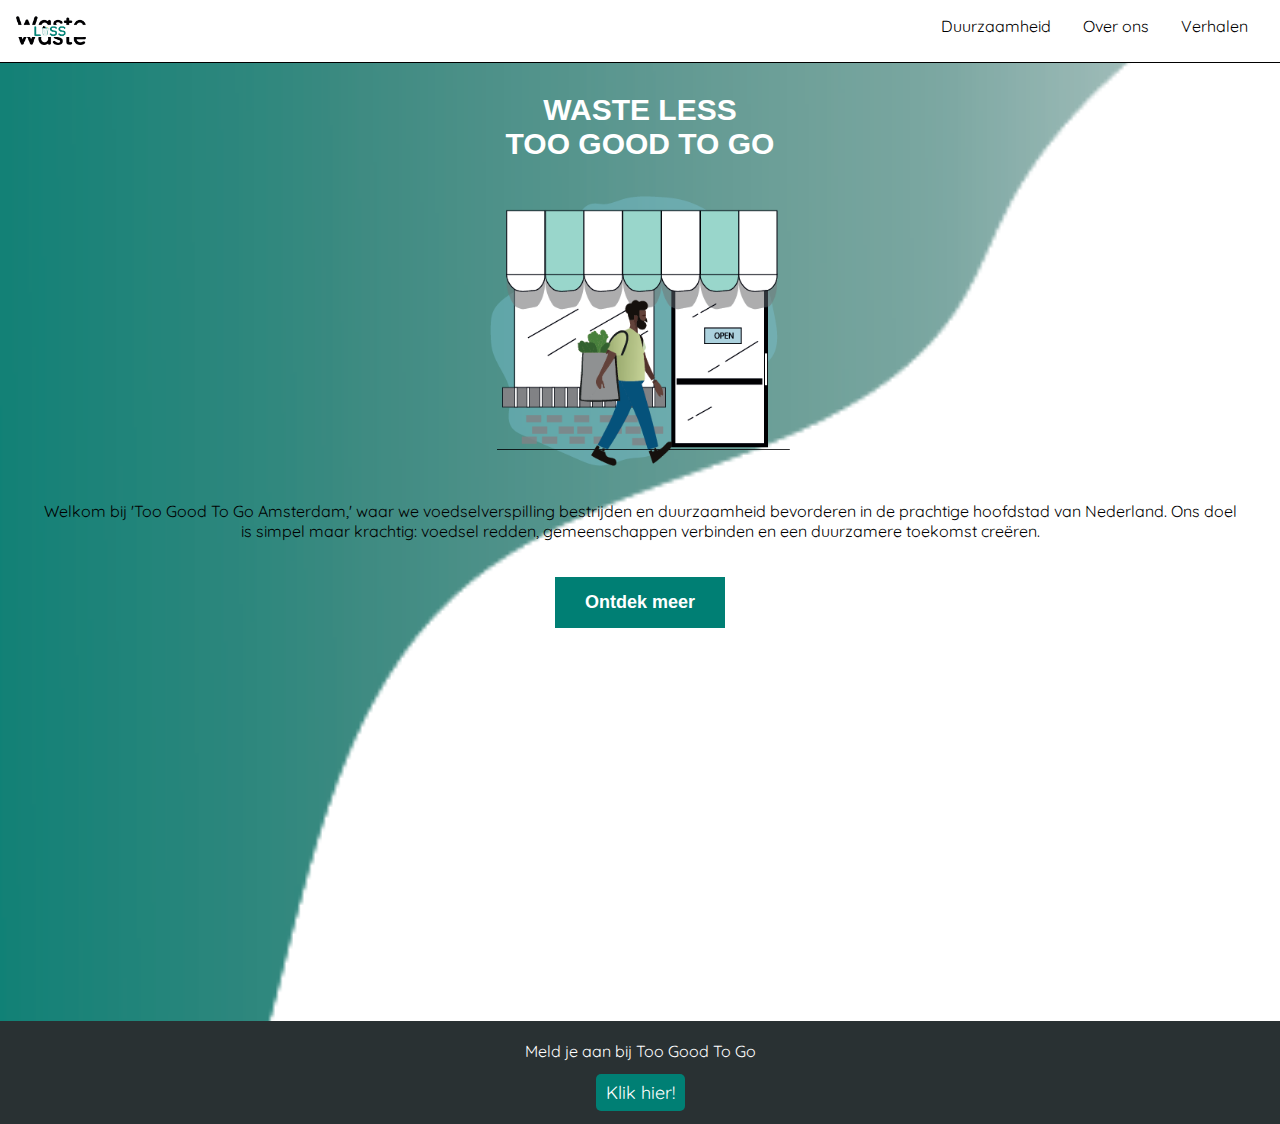
<file: index.html>
<!DOCTYPE html>
<html lang="en">

<head>
    <meta charset="UTF-8">
    <meta name="viewport" content="width=device-width, initial-scale=1.0">
    <link rel="stylesheet" href="styles.css">
    <title>Welkom bij - Too Good To Go</title>
</head>

<body class="index">
    <header class="white-header">
        <nav class="top-nav">
            <div>
                <a href="index.html"><img class="logo" src="./afbeeldingen/logo.2.png" alt="logo"></a>
            </div>
            <input id="menu-toggle" type="checkbox">
            <label class='menu-button-container' for="menu-toggle">
                <span class='menu-button'></span>
            </label>
            <ul class="menu">
                <li><a href="duurzaamheid.html" class="nav-sustainable">Duurzaamheid</a></li>
                <li><a href="overons.html" class="nav-about">Over ons</a></li>
                <li><a href="verhalen.html" class="nav-story">Verhalen</a></li>
            </ul>
        </nav>
    </header>
    
<main class="green-background">
        <h1 class="welcome-text">
            WASTE LESS <br> <span>TOO GOOD TO GO</span>
        </h1>
        <img class="winkel" src="./afbeeldingen/afb.homepagina.png" alt="winkel">
        <p class="about-us-text">Welkom bij 'Too Good To Go Amsterdam,' waar we voedselverspilling bestrijden en
            duurzaamheid bevorderen in de prachtige hoofdstad van Nederland. Ons doel is simpel maar krachtig: voedsel
            redden, gemeenschappen verbinden en een duurzamere toekomst creëren.</p>
        <a class="about-us-button" href="duurzaamheid.html">Ontdek meer</a>
</main>

<footer>
    <p>Meld je aan bij Too Good To Go</p>
    <a href="https://www.toogoodtogo.com/nl">Klik hier!</a>
</footer>

</body>

</html>
</file>
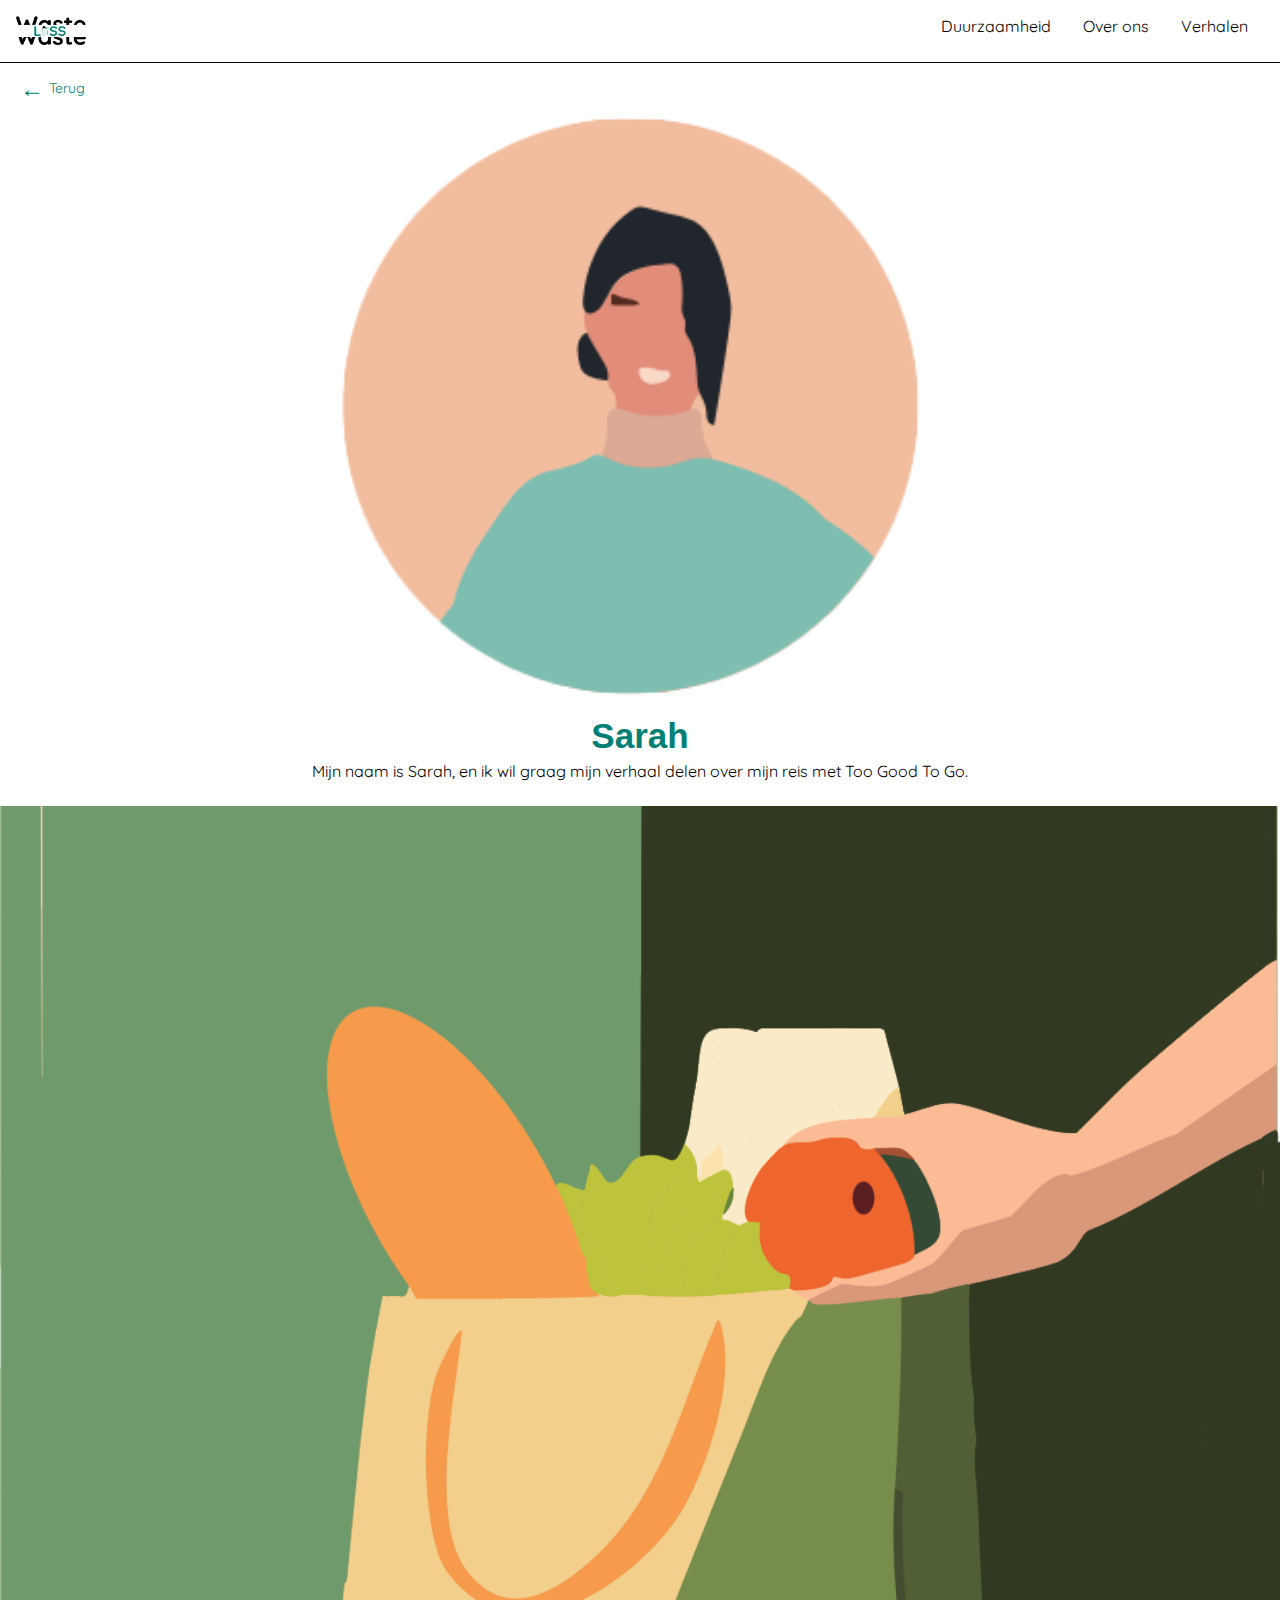
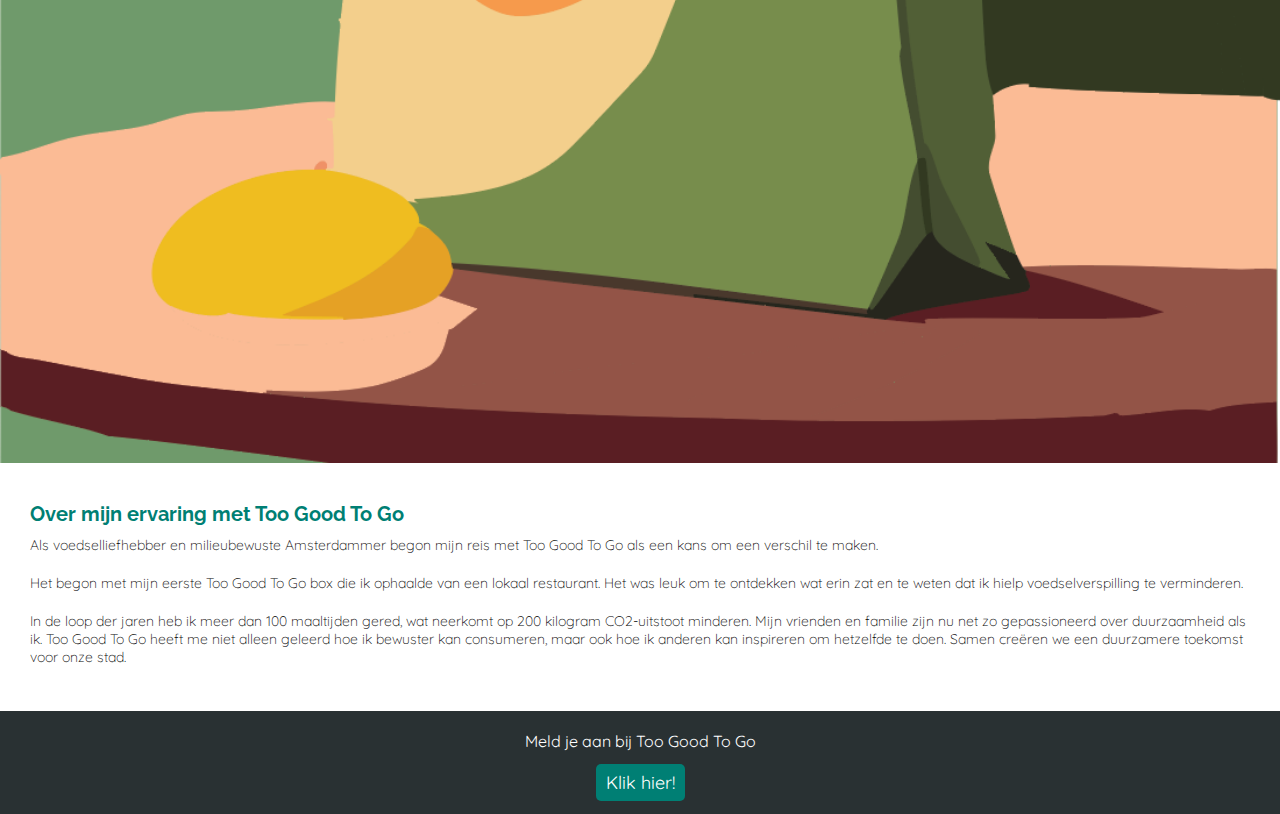
<file: details.html>
<!DOCTYPE html>
<html lang="en">

<head>
    <meta charset="UTF-8">
    <meta name="viewport" content="width=device-width, initial-scale=1.0">
    <link rel="stylesheet" href="styles.css">
    <title>Verhalen - Too Good To Go</title>
</head>

<body class="details">
    <header class="white-header">
        <nav class="top-nav">
            <div>
                <a href="index.html"><img class="logo" src="./afbeeldingen/logo.2.png" alt="logo"></a>
            </div>
            <input id="menu-toggle" type="checkbox">
            <label class='menu-button-container' for="menu-toggle">
                <span class='menu-button'></span>
            </label>
            <ul class="menu">
                <li><a href="duurzaamheid.html" class="nav-sustainable">Duurzaamheid</a></li>
                <li><a href="overons.html" class="nav-about">Over ons</a></li>
                <li><a href="verhalen.html" class="nav-story">Verhalen</a></li>
            </ul>
        </nav>
    </header>
<main>
    <a href="verhalen.html" class="terug-knop">
        <span class="pijl-links">&larr;</span> Terug
    </a>

    <img class="profiel" src="./afbeeldingen/vrouw.1.png" alt="Sarah's afbeelding">
    <h1>Sarah</h1>
    <p class="inleiding"> Mijn naam is Sarah, en ik wil graag mijn verhaal delen over mijn reis met Too Good To Go.
    </p>
    <img class="eten" src="./afbeeldingen/verhaal.png" alt="tas eten">

    <article>
        <h2>Over mijn ervaring met Too Good To Go</h2>
        <p class="alinea">Als voedselliefhebber en milieubewuste Amsterdammer begon mijn reis met Too Good To Go als een kans om een
            verschil te maken. </p>
        <p class="alinea"> Het begon met mijn eerste Too Good To Go box die ik ophaalde van een lokaal restaurant. Het was leuk om te
            ontdekken wat erin zat en te weten dat ik hielp voedselverspilling te verminderen.
        </p>
        <p class="alinea">
            In de loop der jaren heb ik meer dan 100 maaltijden gered, wat neerkomt op 200 kilogram CO2-uitstoot
            minderen.
            Mijn vrienden en familie zijn nu net zo gepassioneerd over duurzaamheid als ik.
            Too Good To Go heeft me niet alleen geleerd hoe ik bewuster kan consumeren, maar ook hoe ik anderen kan
            inspireren om hetzelfde te doen. Samen creëren we een duurzamere toekomst voor onze stad.</p>
    </article>
</main>

<footer>
    <p>Meld je aan bij Too Good To Go</p>
    <a href="https://www.toogoodtogo.com/nl">Klik hier!</a>
</footer>


</body>

</html>
</file>
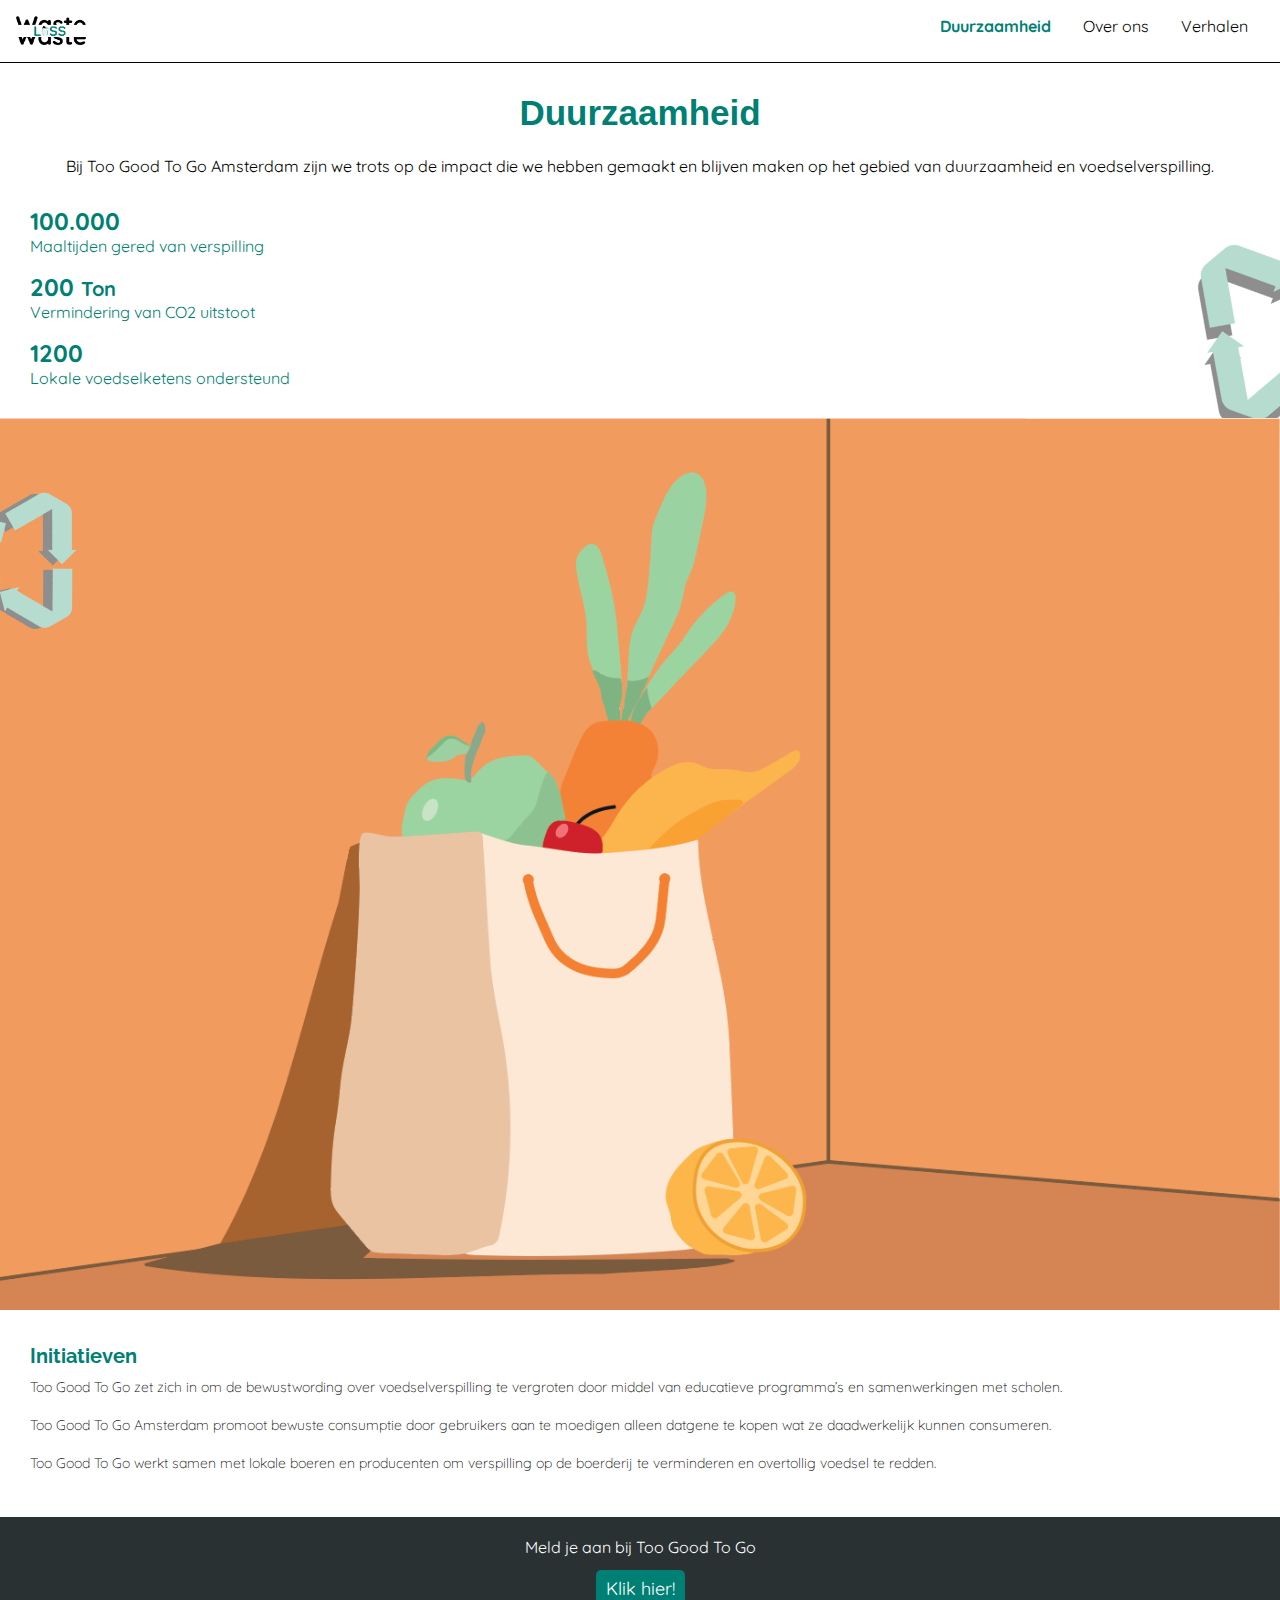
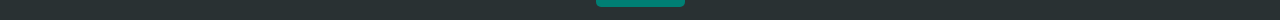
<file: duurzaamheid.html>
<!DOCTYPE html>
<html lang="en">

<head>
    <meta charset="UTF-8">
    <meta name="viewport" content="width=device-width, initial-scale=1.0">
    <link rel="stylesheet" href="styles.css">
    <title>Duurzaamheid - Too Good To Go</title>
</head>

<body class="sustainable">
    <header class="white-header">
        <nav class="top-nav">
            <div>
                <a href="index.html"><img class="logo" src="./afbeeldingen/logo.2.png" alt="logo"></a>
            </div>
            <input id="menu-toggle" type="checkbox">
            <label class='menu-button-container' for="menu-toggle">
                <span class='menu-button'></span>
            </label>
            <ul class="menu">
                <li><a href="duurzaamheid.html" class="nav-sustainable">Duurzaamheid</a></li>
                <li><a href="overons.html" class="nav-about">Over ons</a></li>
                <li><a href="verhalen.html" class="nav-story">Verhalen</a></li>
            </ul>
        </nav>
    </header>

    <main>
        <h1>Duurzaamheid</h1>
        <p class="inleiding">Bij Too Good To Go Amsterdam zijn we trots op de impact die we hebben gemaakt en blijven maken
            op het gebied van
            duurzaamheid en voedselverspilling.</p>
        <section class="info">
            <h3 class="groot">100.000</h3>
            <p class="klein">Maaltijden gered van verspilling</p>
            <h3 class="groot">200 <span class="kleiner">Ton</span></h3>
            <p class="klein">Vermindering van CO2 uitstoot</p>
            <h3 class="groot">1200</h3>
            <p class="klein">Lokale voedselketens ondersteund</p>
        </section>
        <img class="team" src="./afbeeldingen/duurzaam-img.png" alt="zak-eten">
    
        <h2>Initiatieven</h2>
        <p class="alinea">Too Good To Go zet zich in om de bewustwording over voedselverspilling te vergroten door middel
            van educatieve
            programma’s en samenwerkingen met scholen.
        </p>
        <p class="alinea"> Too Good To Go Amsterdam promoot bewuste consumptie door gebruikers aan te moedigen alleen
            datgene te kopen wat
            ze daadwerkelijk kunnen consumeren.
        </p>
        <p class="alinea"> Too Good To Go werkt samen met lokale boeren en producenten om verspilling op de boerderij te
            verminderen en
            overtollig voedsel te redden.
        </p>

        <img src="./afbeeldingen/recycle.png" alt="Afbeelding 1" class="image-1">
        <img src="./afbeeldingen/recycle.png" alt="Afbeelding 2" class="image-2">
        <img src="./afbeeldingen/recycle.png" alt="Afbeelding 3" class="image-3">
    </main>

   
        <footer>
            <p>Meld je aan bij Too Good To Go</p>
            <a href="https://www.toogoodtogo.com/nl">Klik hier!</a>
        </footer>
        

</body>

</html>
</file>
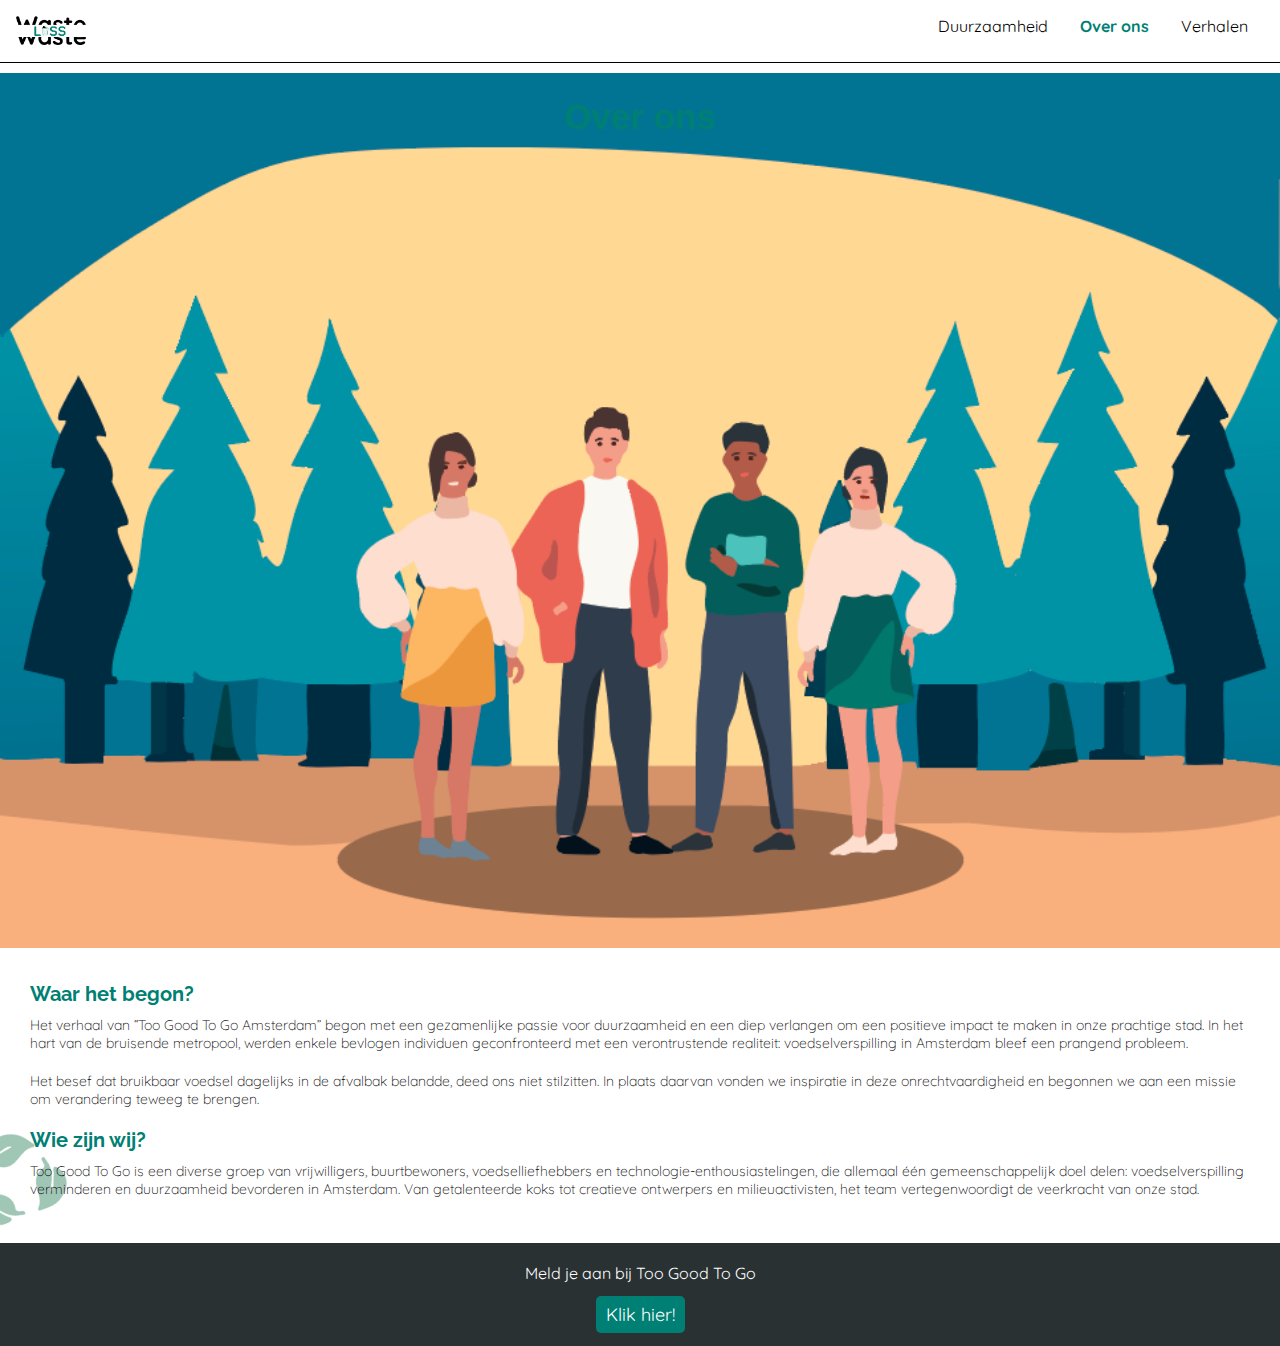
<file: overons.html>
<!DOCTYPE html>
<html lang="en">

<head>
    <meta charset="UTF-8">
    <meta name="viewport" content="width=device-width, initial-scale=1.0">
    <link rel="stylesheet" href="styles.css">
    <title>Over ons - Too Good To Go</title>
</head>

<body class="about">
    <header class="white-header">
        <nav class="top-nav">
            <div>
                <a href="index.html"><img class="logo" src="./afbeeldingen/logo.2.png" alt="logo"></a>
            </div>
            <input id="menu-toggle" type="checkbox">
            <label class='menu-button-container' for="menu-toggle">
                <span class='menu-button'></span>
            </label>
            <ul class="menu">
                <li><a href="duurzaamheid.html" class="nav-sustainable">Duurzaamheid</a></li>
                <li><a href="overons.html" class="nav-about">Over ons</a></li>
                <li><a href="verhalen.html" class="nav-story">Verhalen</a></li>
            </ul>
        </nav>
    </header>
    
    <main>
        <div class="titel-afb">
            <img class="team" src="./afbeeldingen/new.team.png" alt="team">
            <h1 class="overons">Over ons</h1>
        </div>
        <h2>Waar het begon?</h2>
        <p class="alinea">Het verhaal van “Too Good To Go Amsterdam” begon met een gezamenlijke passie voor duurzaamheid en
            een diep verlangen om een positieve impact te maken in onze prachtige stad. In het hart van de bruisende
            metropool, werden enkele bevlogen individuen geconfronteerd met een verontrustende realiteit: voedselverspilling
            in Amsterdam bleef een prangend probleem.</p>
        <p class="alinea">Het besef dat bruikbaar voedsel dagelijks in de afvalbak belandde, deed ons niet stilzitten. In
            plaats daarvan vonden we inspiratie in deze onrechtvaardigheid en begonnen we aan een missie om verandering
            teweeg te brengen.</p>
    
        <h2>Wie zijn wij?</h2>
        <p class="alinea">Too Good To Go is een diverse groep van vrijwilligers, buurtbewoners, voedselliefhebbers en
            technologie-enthousiastelingen, die allemaal één gemeenschappelijk doel delen: voedselverspilling verminderen en
            duurzaamheid bevorderen in Amsterdam. Van getalenteerde koks tot creatieve ontwerpers en milieuactivisten, het
            team vertegenwoordigt de veerkracht van onze stad.
        </p>

        <img src="./afbeeldingen/leafs.png" alt="Afbeelding 1" class="image-4">
        <img src="./afbeeldingen/leafs.png" alt="Afbeelding 2" class="image-5">
    </main>

    <footer>
        <p>Meld je aan bij Too Good To Go</p>
        <a href="https://www.toogoodtogo.com/nl">Klik hier!</a>
    </footer>
    

</body>

</html>
</file>
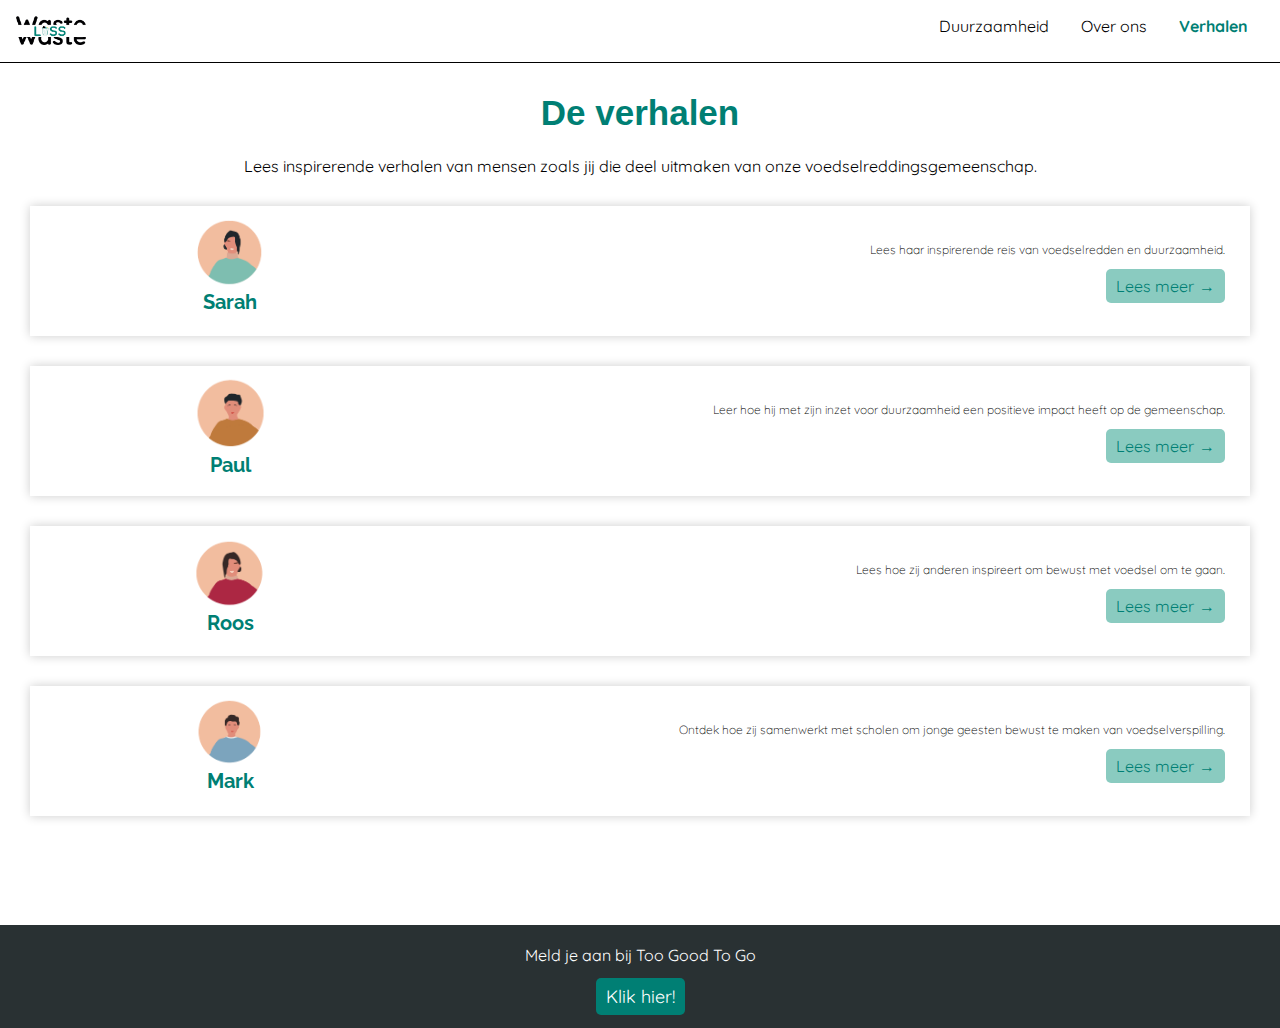
<file: verhalen.html>
<!DOCTYPE html>
<html lang="en">

<head>
    <meta charset="UTF-8">
    <meta name="viewport" content="width=device-width, initial-scale=1.0">
    <link rel="stylesheet" href="styles.css">
    <title>Verhalen - Too Good To Go</title>
</head>

<body class="story">
        <header class="white-header">
            <nav class="top-nav">
                <div>
                    <a href="index.html"><img class="logo" src="./afbeeldingen/logo.2.png" alt="logo"></a>
                </div>
                <input id="menu-toggle" type="checkbox">
                <label class='menu-button-container' for="menu-toggle">
                    <span class='menu-button'></span>
                </label>
                <ul class="menu">
                    <li><a href="duurzaamheid.html" class="nav-sustainable">Duurzaamheid</a></li>
                    <li><a href="overons.html" class="nav-about">Over ons</a></li>
                    <li><a href="verhalen.html" class="nav-story">Verhalen</a></li>
                </ul>
            </nav>
        </header>

    <main>
        <h1>De verhalen</h1>
        <p class="inleiding">Lees inspirerende verhalen van mensen zoals jij die deel uitmaken van onze
            voedselreddingsgemeenschap.</p>
    
        <article class="container">
            <div class="left-content">
                <img src="./afbeeldingen/vrouw.1.png" alt="Sarah's afbeelding">
                <h2>Sarah</h2>
            </div>
            <div class="right-content">
                <p>
                    Lees haar inspirerende reis van voedselredden en duurzaamheid.
                </p>
                <a href="details.html">Lees meer<span>&rarr;</span></a>
            </div>
        </article>
    
        <article class="container">
            <div class="left-content">
                <img src="./afbeeldingen/man.1.png" alt="Paul's afbeelding">
                <h2>Paul</h2>
            </div>
            <div class="right-content">
                <p>
                    Leer hoe hij met zijn inzet voor duurzaamheid een positieve impact heeft op de gemeenschap.
                </p>
                <a href="details.html">Lees meer<span>&rarr;</span></a>
            </div>
        </article>
    
        <article class="container">
            <div class="left-content">
                <img src="./afbeeldingen/vrouw.2.png" alt="Roos afbeelding">
                <h2>Roos</h2>
            </div>
            <div class="right-content">
                <p>Lees hoe zij anderen inspireert om bewust met voedsel om te gaan. </p>
                <a href="details.html">Lees meer<span>&rarr;</span></a>
            </div>
        </article>
    
        <article class="container">
            <div class="left-content">
                <img src="./afbeeldingen/man.2.png" alt="Mark afbeelding">
                <h2>Mark</h2>
            </div>
            <div class="right-content">
                <p>Ontdek hoe zij samenwerkt met scholen om jonge geesten bewust te maken van voedselverspilling. </p>
                <a href="details.html">Lees meer<span>&rarr;</span></a>
            </div>
        </article>
    
    </main>
    
    <footer>
        <p>Meld je aan bij Too Good To Go</p>
        <a href="https://www.toogoodtogo.com/nl">Klik hier!</a>
    </footer>
    

</body>

</html>
</file>
<file: styles.css>
@import url('https://fonts.googleapis.com/css2?family=Quicksand&display=swap');
@import url('https://fonts.googleapis.com/css2?family=Quicksand:wght@400;700&display=swap');
@import url('https://fonts.googleapis.com/css2?family=Quicksand:wght@400;700&family=Raleway:wght@400;700&display=swap');

html {
    height: 100%;
}

body {
    margin: 0;
    padding: 0;
    font-family: 'Quicksand', sans-serif;
    min-height: 100%;
    position: relative;
    padding-bottom: 8rem;
}

.top-nav {
    display: flex;
    justify-content: space-between;
    background-color: #ffffff;
    color: #000;
    height: 30px;
    padding: 1em;
    border-bottom: 1px solid #000;
}

body.sustainable .nav-sustainable,
body.about .nav-about,
body.story .nav-story {
    color: #007F74;
    font-weight: bold;
}
.menu a {
    text-decoration: none;
    color: black;
    font-family: 'Quicksand', sans-serif;
}

.logo {
    width: 70px;
    height: auto;
}

.menu { /*ul class van list items*/
    display: flex;
    flex-direction: row;
    list-style-type: none;
    margin: 0;
    padding: 0;
}

.menu>li { 
    margin: 0 1rem;
    overflow: hidden;
}

.menu-button-container {
    display: none;
    height: 100%;
    width: 30px;
    cursor: pointer;
    flex-direction: column;
    justify-content: center;
    align-items: center;
}

#menu-toggle {
    display: none;
}

.menu-button,
.menu-button::before,
.menu-button::after {
    display: block;
    background-color: #000000;
    position: absolute;
    height: 2px;
    width: 30px;
    transition: transform 400ms cubic-bezier(0.23, 1, 0.32, 1);
    border-radius: 2px;
}

.menu-button::before {
    content: '';
    margin-top: -8px;
}

.menu-button::after {
    content: '';
    margin-top: 8px;
}

#menu-toggle:checked+.menu-button-container .menu-button::before {
    margin-top: 0px;
    transform: rotate(405deg);
}

#menu-toggle:checked+.menu-button-container .menu-button {
    background: rgba(0, 0, 0, 0);
}

#menu-toggle:checked+.menu-button-container .menu-button::after {
    margin-top: 0px;
    transform: rotate(-405deg);
}

@media (max-width: 700px) {
    .menu-button-container {
        display: flex;
    }

    .menu {
        position: absolute;
        top: 0;
        margin-top: 62px;
        right: 0;
        flex-direction: column;
        width: 50%;
        justify-content: center;
        align-items: center;
    }

    #menu-toggle~.menu li {
        height: 0;
        margin: 0;
        padding: 0;
        border: 0;
        transition: height 400ms cubic-bezier(0.23, 1, 0.32, 1);
    }

    #menu-toggle:checked~.menu li {
        border: 1px solid #000000;
        height: 2.5em;
        padding: 0.5em;
        transition: height 400ms cubic-bezier(0.23, 1, 0.32, 1);
    }

    .menu>li {
        display: flex;
        justify-content: center;
        align-items: center;
        margin: 0;
        padding: 0.5em 0;
        width: 100%;
        color: rgb(0, 0, 0);
        background-color: #ffffff;
        z-index: 1000;
    }

    .menu>li:not(:last-child) {
        border-bottom: 1px solid #000000;
    }
}

.index {
    background-image: url(./afbeeldingen/background.png);
    background-repeat: no-repeat;
    background-size: 110%;
    background-position: center;
    padding-bottom: 14rem;
}


.green-background {
    height: 400px;
    text-align: center;
}

.welcome-text {
    text-align: center;
    color: #ffffff;
    font-weight: bold;
    margin-top: 30px;
    font-family: 'Montserrat', sans-serif;
    font-size: 30px;
    display: block;
}

.winkel {
    width: auto;
    height: 270px;
    margin: 15px 20px;
}

.about-us-text {
    color: #000;
    text-align: center;
    margin-left: 38px;
    margin-right: 38px;
    font-family: 'Quicksand', sans-serif;
}

.about-us-button {
    background-color: #007f74;
    display: inline-block;
    padding: 15px 30px;
    margin-top: 20px;
    color: #fff;
    text-decoration: none;
    font-size: 18px;
    font-family: 'Montserrat', sans-serif;
    font-weight: bold;
    transition: transform 0.3s; /* Voeg een overgangseffect toe voor een vloeiende animatie */
}

.about-us-button:hover {
    transform: scale(1.1); /* Maak de knop 10% groter bij hover */
}

.team {
    margin-top: 10px;
    margin-bottom: 20px;
    width: 100%;
    height: auto;
    z-index: 0;
}

.titel-afb {
    position: relative;
    text-align: center;
    color: white;
}

.overons {
    position: absolute;
    top: 8px;
    left: 50%;
    transform: translate(-50%, -10%);
}

h1 {
    font-family: 'Montserrat', sans-serif;
    color: #007f74;
    font-size: 35px;
    display: flex;
    justify-content: center;
    margin-top: 30px;
}

h2 {
    color: #007F74;
    font-family: 'Raleway', sans-serif;
    font-size: 20px;
    margin: 10px 30px 0px 30px;
}

.alinea {
    color: #000;
    font-family: 'Quicksand', sans-serif;
    font-size: 14px;
    font-weight: lighter;
    margin: 10px 30px 20px 30px;
}

.inleiding {
    font-family: 'Quicksand', sans-serif;
    display: flex;
    justify-content: center;
    text-align: left;
    font-size: 16px;
    margin: 5px 30px 0px 30px;
}

.info {
    margin: 30px 0px 20px 30px;
}

.groot {
    color: #007F74;
    font-size: 24px;
    margin: 0;
    font-weight: bold;
    margin-top: 15px;
}

.klein {
    color: #007F74;
    font-size: 16px;
    margin-top: 0;
}

.kleiner {
    color: #007F74;
    font-size: 20px;
}

.container {
    display: flex;
    align-items: center;
    justify-content: space-between;
    padding: 20px;
    width: auto;
    height: 100px;
    padding: 10px 5px 20px 5px;
    background-color: #fff;
    box-shadow: 0 0 10px rgba(0, 0, 0, 0.2);
    margin-left: 30px;
    margin-right: 30px;
    margin-top: 30px;
}

.left-content {
    flex: 1;
    text-align: center;
}

.left-content img {
    width: 85px;
    height: auto;
}

.right-content {
    flex: 2;
    padding: 20px;
}

.right-content p {
    font-size: 12px;
    font-family: 'Quicksand', sans-serif;
    font-weight: lighter;
    text-align: right;
}

.left-content h2 {
    margin-top: 0;
}

.right-content a {
    background-color: #8acbc0;
    color: #fff;
    border: none;
    padding: 7px 10px;
    border-radius: 5px;
    cursor: pointer;
    float: right;
    text-decoration: none;
    color: #007F74;
}

.right-content span {
    margin-left: 5px;
}

.profiel {
    height: auto;
    width: 60%;
    display: block;
    margin: 0px auto;
}

.details h1 {
    margin-top: 5px;
    margin-bottom: 5px;
}

.eten {
    height: auto;
    width: 100%;
    margin-top: 25px;
    margin-bottom: 25px;
}

.alinea h2 {
    text-align: left;
    margin-left: 30px;
}

.image-1 {
    transform: rotate(-40deg);
    height: 170px;
    width: auto;
    position: absolute;
    top: 15rem;
    right: -80px;
    z-index: -1;
}

.image-2 {
    transform: rotate(30deg);
    height: 130px;
    width: auto;
    position: absolute;
    top: 30.5rem;
    left: -50px;
    z-index: 1;
}

.image-3 {
    transform: rotate(-20deg);
    height: 100px;
    width: auto;
    position: absolute;
    top: 48rem;
    left: 285px;
    z-index: -1;
}

.image-4 {
    transform: rotate(30deg);
    height: 100px;
    width: auto;
    position: absolute;
    bottom: 27rem;
    right: -30px;
    z-index: -1;
}

.image-5 {
    transform: rotate(-20deg);
    height: 85px;
    width: auto;
    position: absolute;
    bottom: 8rem;
    left: -30px;
    z-index: -1;
}

.terug-knop {
    display: flex;
    align-items: center;
    text-decoration: none;
    color: #007F74;
    font-size: 14px;
    margin: 10px 20px 0;
}

.pijl-links {
    font-size: 24px;
    margin-right: 5px;
}

footer {
    background-color: rgb(41, 49, 51);
    padding: 20px;
    text-align: center;
    position: absolute;
    right: 0;
    left: 0;
    bottom: 0;
}

footer p {
    margin-top: 0;
    margin-bottom: 20px;
    color: white;
    font-size: 16px;
}

footer a {
    color: #fff;
    font-size: 18px;
    border: none;
    padding: 7px 10px;
    border-radius: 5px;
    cursor: pointer;
    text-decoration: none;
    background-color: #007F74;
}
</file>
